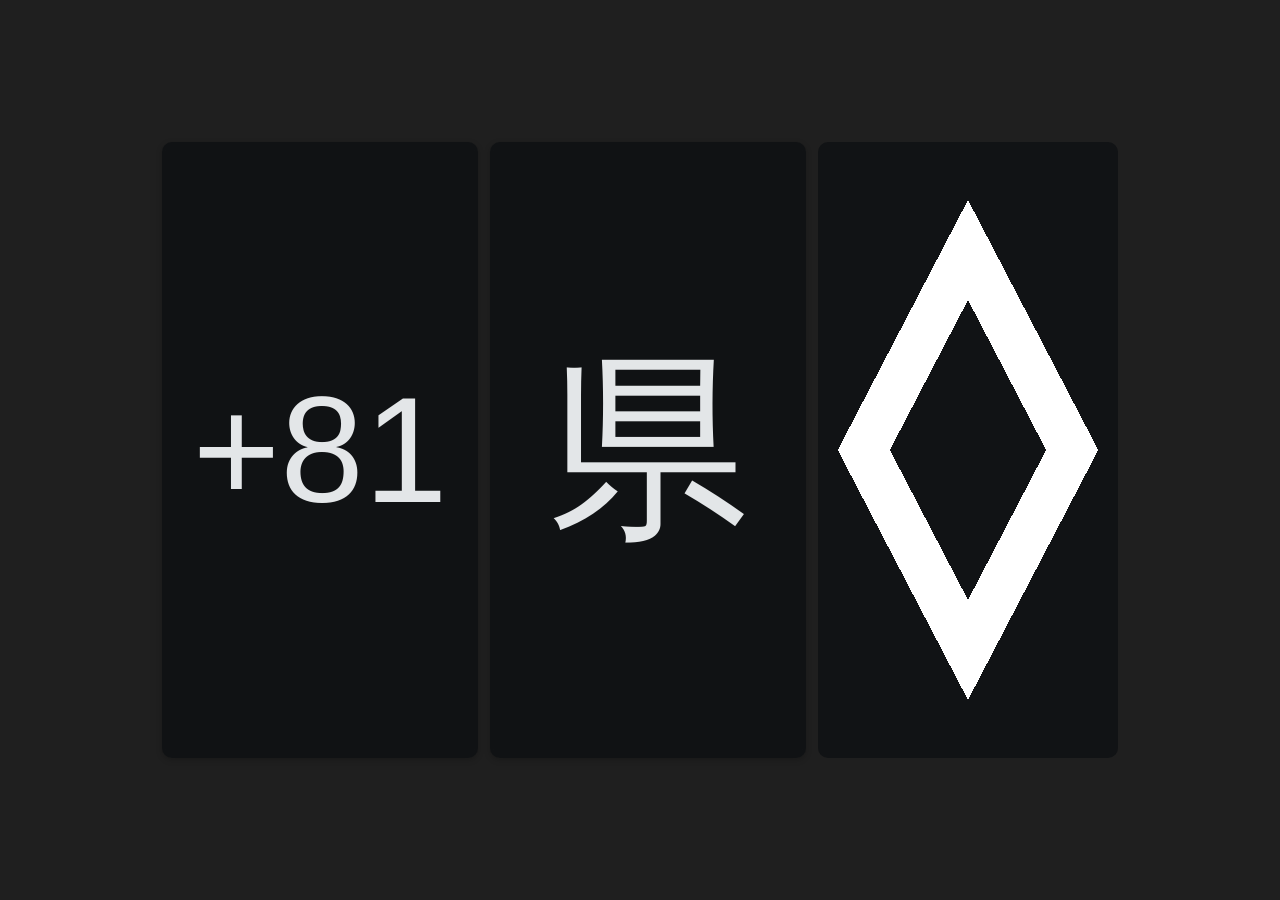
<file: index.html>
<!DOCTYPE html>
<html lang="en">
<head>
    <meta charset="UTF-8">
    <link rel="stylesheet" href="css/main.css">
    <title>Japan Meta</title>
    <link rel="icon" href="SVG/favicon.svg" type="image/svg+xml">
</head>
<body>

<div id="menu">
    <div class="button-container">
        <a id="phoneCodes" class="menu-btn background" href="phone-codes.html">+81</a>
        <a class="menu-btn background" href="prefectures.html">県</a>
        <a class="diamond-btn" href="diamonds.html">
            <svg viewBox="0 0 300 600" width="300" height="600" id="horizontal" class="layer">
                <path style="fill:#ffffff;cursor: pointer;" d="M 150,50 19.75,300 150,550 280.25,300 Z m 0,100 78.15039,150 L 150,450 71.849609,300 Z" />
            </svg>
        </a>
    </div>
</div>

<style>

body {
    background: var(--color-background);
}

#phoneCodes {
    font-size: 9.4rem;
}

.button-container {
    display: flex;
    flex-wrap: wrap;
    margin: auto;
    gap: 0.75rem;
    justify-content: center;
}

.menu-btn {
    display: block;
    width: 18.75rem;
    aspect-ratio: 1 / 2;

    border-radius: 0.625rem;

    font-size: 12.5rem;
    display: flex;
    align-items: center;
    justify-content: center;

    transition: background 0.15s ease;
}

.menu-btn:hover {
    background: var(--color-button-hover);
}

.diamond-btn {

    display: flex;
    align-items: center;
    justify-content: center;

    border: none;
    background: var(--color-container-diamonds);
    cursor: pointer;

    border-radius: 0.625rem;
    transition: background 0.15s ease;
}

.diamond-btn:hover {
    background: var(--color-button-hover-diamonds);
}

</style>

</body>
</html>
</file>
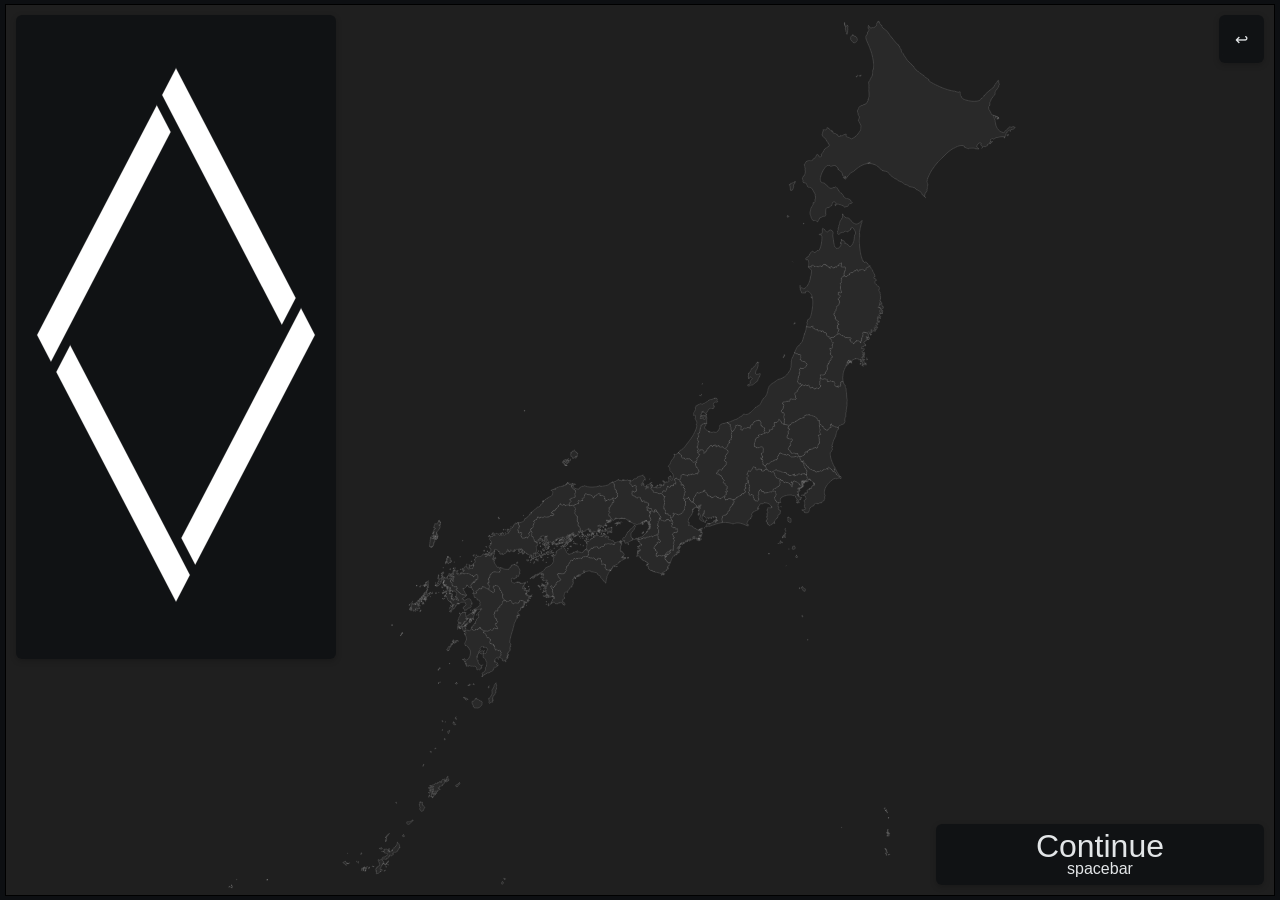
<file: diamonds.html>
<!DOCTYPE html>
<html>
<head> 
    <meta charset="UTF-8">
    <link rel="stylesheet" href="css/main.css">
    <link rel="stylesheet" href="css/Japan-Road-Diamonds.css">
    <title>Road Diamonds</title>
    <link rel="icon" href="SVG/favicon.svg" type="image/svg+xml">
</head>
<body>
<div id="mapContainer">

    <div class="container-top-left">
        <div id="svgContainer" class="background">
            <div id="layerContainer">
                <svg viewBox="0 0 300 600" id="background" class="shown">
                    <rect style="fill: var(--color-road-diamond-background);fill-opacity:1;stroke:none;" x="0" y="0" />
                </svg>
                <svg viewBox="0 0 300 600" class="diamondSvg">
                    <path class="diamond" id="horizontal" d="M 150 50 L 22 295 L 74 295 L 150 150 L 226 295 L 278 295 L 150 50 z M 22 305 L 150 550 L 278 305 L 225 305 L 150 450 L 75 305 L 22 305 z " />
                    <path class="diamond" id="horizontalalt" d="M 150,100 50,295 h 25 l 75,-145 75,145 h 25 z M 50,305 150,500 250,305 H 225 L 150,450 75,305 Z" />
                    <path class="diamond" id="genericthin" d="M 150 50 L 19.75 300 L 150 550 L 280.25 300 L 150 50 z M 150 100 L 254.19922 300 L 150 500 L 45.800781 300 L 150 100 z " />
                    <path class="diamond" id="outerrightsmall" d="m 150,175 -65.125,125 47.84961,91.84277 13.02539,-25 L 110.9248,300 118.53027,285.40332 150,225 163.02539,200 Z m 17.27441,33.15722 -13.02441,25 L 189.07519,300 184.63867,308.51562 160.44433,354.9541 150,375 136.97461,400 150,425 215.125,300 Z" />
                    <path class="diamond" id="kagawa" d="M 150 50 L 123.94922 100 L 150 150 L 210.9375 266.96094 L 228.15039 300 L 202.48828 349.25391 L 150 450 L 123.94922 500 L 150 550 L 280.25 300 L 150 50 z M 115.44922 116.31641 L 19.75 300 L 115.44922 483.68555 L 141.5 433.68555 L 71.849609 300 L 141.5 166.31641 L 115.44922 116.31641 z " />
                    <path class="diamond" id="shizuoka" d="M 150 50 L 136.97656 74.998047 L 150 100 L 202.89258 201.51953 L 254.19922 300 L 207.34766 389.92773 L 150 500 L 136.97461 525 L 150 550 L 280.25 300 L 150 50 z M 131.97656 84.595703 L 19.75 300 L 131.97461 515.4043 L 145 490.4043 L 45.800781 300 L 145 109.5957 L 131.97656 84.595703 z " />
                    <path class="diamond" id="aomori" d="M 150 50 L 54.298828 233.68555 L 80.349609 283.68555 L 150 150 L 174.31055 196.66016 L 228.15039 300 L 254.20117 349.99805 L 280.25 300 L 150 50 z M 45.798828 250 L 19.75 300 L 150 550 L 245.70117 366.31445 L 219.65039 316.31445 L 150 450 L 125.98828 403.91211 L 71.849609 300 L 45.798828 250 z " />
                    <path class="diamond" id="outerleft" d="M 150 50 L 123.94922 100.00195 L 150 150 L 217.72656 279.99414 L 228.15039 300 L 158.5 433.68359 L 184.55078 483.68359 L 280.25 300 L 150 50 z M 115.44922 116.31641 L 19.75 300 L 150 550 L 176.05078 500 L 150 450 L 94.023438 342.55859 L 71.849609 300 L 141.5 166.31641 L 115.44922 116.31641 z " />
                    <path class="diamond" id="outerright" d="M 150 50 L 19.75 300 L 115.44922 483.68555 L 141.5 433.68555 L 71.849609 300 L 87.060547 270.80664 L 150 150 L 176.05078 100 L 150 50 z M 184.54883 116.31445 L 158.5 166.31445 L 228.15039 300 L 219.27734 317.03125 L 170.88867 409.9082 L 150 450 L 123.94922 500 L 150 550 L 280.25 300 L 184.54883 116.31445 z " />
                    <path class="diamond" id="outerleftthin" d="M 150 50 L 136.99414 74.960938 L 220.51367 235.26758 L 220.47461 235.26758 L 254.19922 300 L 155 490.40234 L 168.02539 515.40234 L 280.25 300 L 150 50 z M 131.99414 84.558594 L 19.75 300 L 150 550 L 163.02539 525 L 150 500 L 87.921875 380.8457 L 45.800781 300 L 145.01953 109.55859 L 131.99414 84.558594 z " />
                    <path class="diamond" id="htypeleft" d="M 150 50 L 123.94922 100 L 150 150 L 228.15039 300 L 254.20117 350 L 280.25 300 L 150 50 z M 115.44922 116.31641 L 54.300781 233.68555 L 80.349609 283.68555 L 141.5 166.31641 L 115.44922 116.31641 z M 45.798828 250 L 19.75 300 L 150 550 L 176.05078 500 L 150 450 L 71.849609 300 L 45.798828 250 z M 219.65039 316.31445 L 158.5 433.68359 L 184.55078 483.68359 L 245.69922 366.31445 L 219.65039 316.31445 z " />
                    <path class="diamond" id="htypeleftthin" d="M 150 50 L 136.97461 75 L 150 100 L 254.19922 300 L 267.22461 325.00195 L 280.25 300 L 150 50 z M 131.97461 84.597656 L 37.775391 265.40234 L 50.800781 290.40234 L 145 109.59766 L 131.97461 84.597656 z M 32.775391 275 L 19.75 300 L 150 550 L 163.02539 525 L 150 500 L 45.800781 300 L 32.775391 275 z M 249.19922 309.59766 L 155 490.40234 L 168.02539 515.40234 L 262.22461 334.59766 L 249.19922 309.59766 z " />
                    <path class="diamond" id="shurikenrightsmall" d="m 150,175 -47.84961,91.84278 13.02441,24.99999 1.55079,-2.97656 L 150,225 163.02441,200 Z m 17.27539,33.15722 -13.02539,25 10.04297,19.27637 8.33886,16.00488 L 189.07519,300 202.10058,325 215.125,300 Z M 97.899414,275 84.875,300 l 47.84961,91.84277 13.02539,-25 L 134.69238,345.61914 110.9248,300 Z m 86.925776,33.15723 -5.86718,11.26171 -22.93067,44.0127 L 150,375 136.97461,400 150,425 197.85058,333.15723 Z" />
                    <path class="diamond" id="shurikenright" d="M 150 50 L 54.298828 233.68555 L 80.349609 283.68555 L 89.535156 266.05273 L 150 150 L 176.04883 100 L 150 50 z M 184.54883 116.31445 L 158.5 166.31445 L 203.17383 252.06055 L 207.39453 260.16016 L 228.15039 300 L 254.20117 350 L 280.25 300 L 184.54883 116.31445 z M 45.798828 250 L 19.75 300 L 115.44922 483.68555 L 141.5 433.68555 L 108.22852 369.82422 L 71.849609 300 L 45.798828 250 z M 219.65039 316.31445 L 199.61523 354.76953 L 199.00195 355.94727 L 150 450 L 123.94922 500 L 150 550 L 245.70117 366.31445 L 219.65039 316.31445 z " />
                    <path class="diamond" id="htyperight" d="M 150 50 L 19.75 300 L 45.798828 349.99805 L 71.849609 300 L 150 150 L 176.04883 100 L 150 50 z M 184.54883 116.31445 L 158.5 166.31445 L 219.65039 283.68555 L 245.70117 233.68555 L 184.54883 116.31445 z M 254.20117 250.00195 L 228.15039 300 L 195.69531 362.29297 L 150 450 L 123.94922 500 L 150 550 L 280.25 300 L 254.20117 250.00195 z M 80.349609 316.31445 L 54.298828 366.31445 L 115.44922 483.68555 L 141.5 433.68555 L 80.349609 316.31445 z " />
                    <path class="diamond" id="shurikenleftthin" d="M 150 50 L 136.97461 75 L 150 100 L 207.35938 210.0957 L 249.19922 290.4043 L 262.22461 265.40234 L 150 50 z M 131.97461 84.597656 L 19.75 300 L 32.775391 325 L 45.800781 300 L 111.42383 174.04297 L 145 109.59766 L 131.97461 84.597656 z M 267.22461 275 L 254.19922 300 L 183.05664 436.54883 L 155 490.40234 L 168.02539 515.40234 L 280.25 300 L 267.22461 275 z M 50.800781 309.59766 L 37.775391 334.59766 L 150 550 L 163.02539 524.99805 L 150 500 L 150 499.99805 L 93.023438 390.63672 L 50.800781 309.59766 z " />
                    <path class="diamond" id="shurikenleft" d="M 150 50 L 123.94922 100 L 150 150 L 219.65039 283.68359 L 245.70117 233.68555 L 150 50 z M 115.44922 116.31445 L 19.75 300 L 45.798828 349.99805 L 71.849609 300 L 82.085938 280.35352 L 125.19727 197.60742 L 141.5 166.31445 L 115.44922 116.31445 z M 254.20117 250 L 228.15039 300 L 226.94727 302.31055 L 181.81445 388.93555 L 158.5 433.68359 L 184.55078 483.68359 L 280.25 300 L 254.20117 250 z M 80.349609 316.31445 L 54.298828 366.31445 L 150 550 L 176.05078 500 L 150 450 L 94.802734 344.05469 L 80.349609 316.31445 z " />
                </svg>
            </div>
        </div>

        <div id="selectedInfo" class="questionInfo background">
            <div id="selectedList"></div>
        </div>
        <div id="selectedItem" class="questionInfo background"></div>
    </div>

    <div id="map"></div>
    <div id="legendBox" class="background">
        <div class="legendItem">
            <span class="colorBox correct"></span>
            <span>Correct</span>
        </div>

        <div class="legendItem">
            <span class="colorBox wrong"></span>
            <span>Wrong</span>
        </div>

        <div class="legendItem">
            <span class="colorBox missing"></span>
            <span>Missing</span>
        </div>
    </div>
    <button id="continueButton" class="background" onclick="buttonPress()">
        Continue
        <div id="continueButtonNotice">
            spacebar
        </div>
    </button>
    <div class="container-top-right buttonContainer">
        <a class="defaultButton" href="index.html">↩</a>
    </div>
</div>

<script src="js/Japan-Road-Diamonds.js"></script>

</body>
</html>
</file>
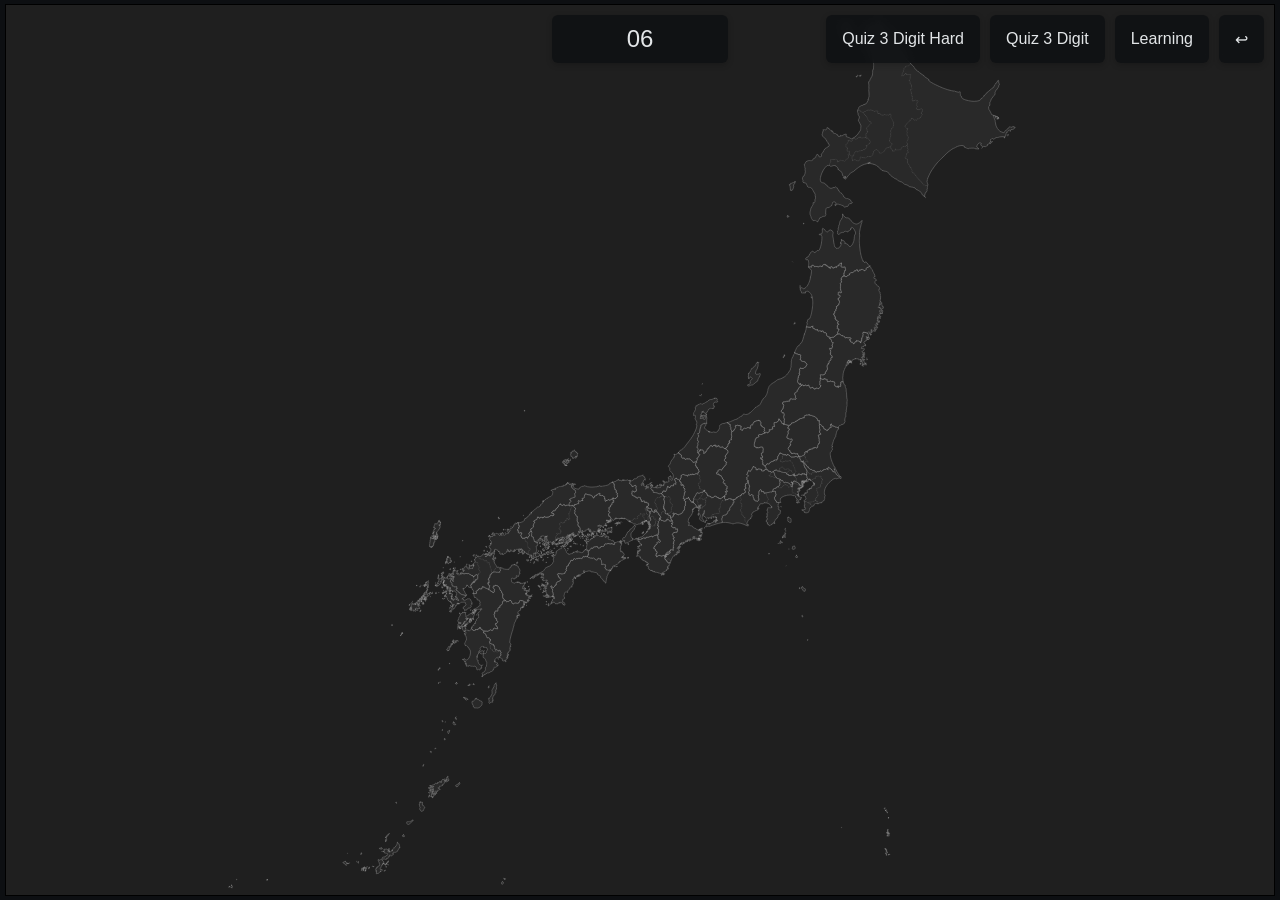
<file: phone-codes-quiz-easy.html>
<!DOCTYPE html>
<html>
<head> 
    <meta charset="UTF-8">
    <link rel="stylesheet" href="css/main.css">
    <link rel="stylesheet" href="css/Japan-Phone-Codes-Quiz-Easy.css">
    <title>Phone Codes Quiz 2 Digit</title>
    <link rel="icon" href="SVG/favicon.svg" type="image/svg+xml">
</head>
<body>
<div id="mapContainer">
    <div id="map"></div>
    
    <div id=questionText class="background position-top-middle content-center"></div>

    <div id="legendBox" class="background">
        <div class="legendItem">
            <span class="colorBox correct"></span>
            <span>Correct</span>
        </div>

        <div class="legendItem">
            <span class="colorBox wrong"></span>
            <span>Wrong</span>
        </div>
    </div>
    <button id="continueButton" class="background hidden" onclick="buttonContinue()">
        Continue
        <div id="continueButtonNotice">
            spacebar
        </div>
    </button>
    <div class="container-top-right buttonContainer">
        <a class="defaultButton" href="phone-codes-quiz-hard.html">Quiz 3 Digit Hard</a>
        <a class="defaultButton" href="phone-codes-quiz-normal.html">Quiz 3 Digit</a>
        <a class="defaultButton" href="phone-codes.html">Learning</a>
        <a class="defaultButton" href="index.html">↩</a>
    </div>
</div>

<script src="js/Japan-Phone-Codes-Quiz-Easy.js"></script>

</body>
</html>
</file>
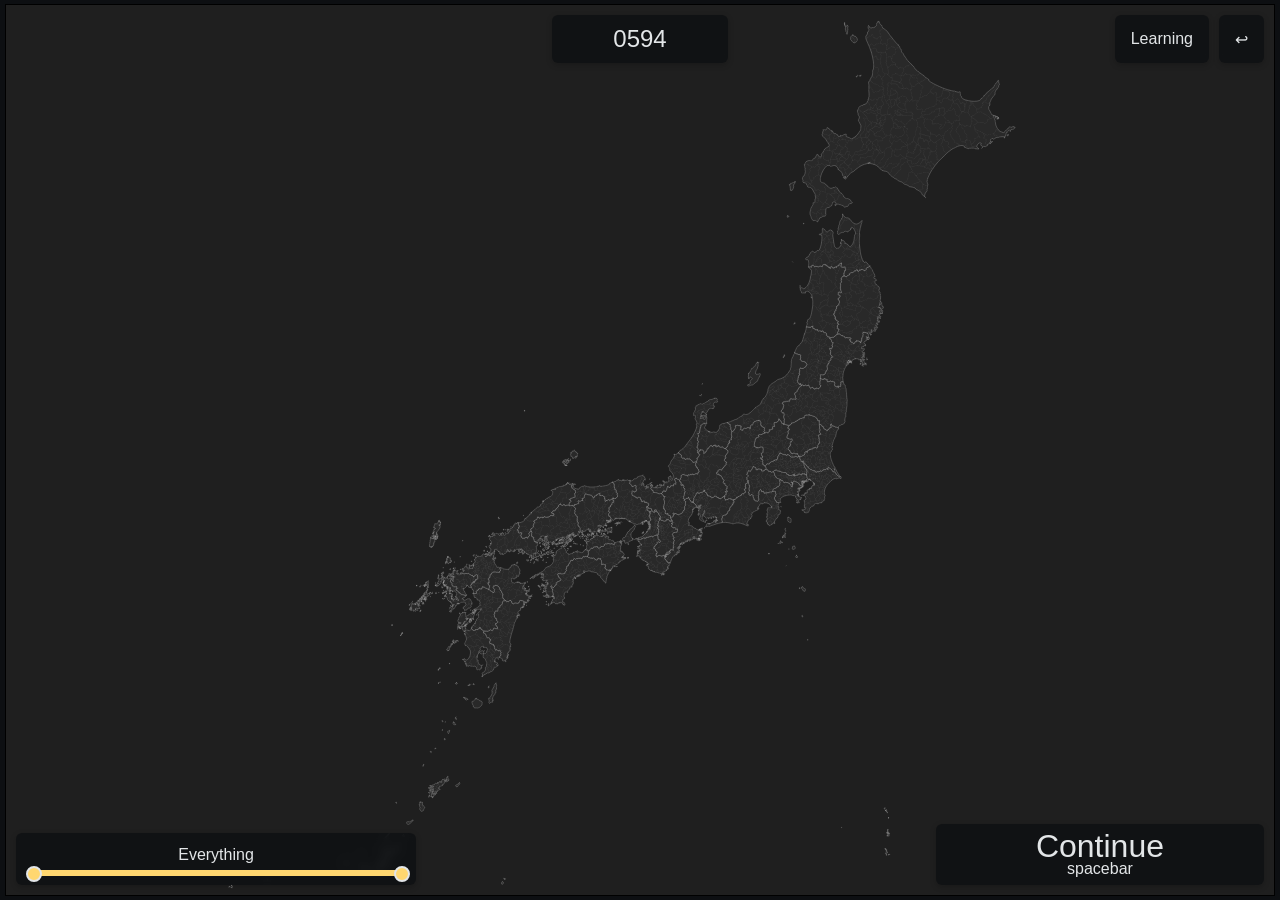
<file: phone-codes-quiz-hard.html>
<!DOCTYPE html>
<html>
<head> 
    <meta charset="UTF-8">
    <link rel="stylesheet" href="css/main.css">
    <link rel="stylesheet" href="css/Japan-Phone-Codes-Quiz-Hard.css">
    <title>Phone Code Quiz Hard</title>
    <link rel="icon" href="SVG/favicon.svg" type="image/svg+xml">
</head>
<body>
<div id="mapContainer">
    <div class="container-top-left">
        <div id="selectedInfo" class="questionInfo background">
            <div id="selectedList"></div>
        </div>
        <div id="selectedItem" class="questionInfo background"></div>
    </div>
    <div id="map"></div>
    <div id=questionText class="background position-top-middle content-center"></div>
    <div>
        <div id="legendBox" class="background">
            <div class="legendItem">
                <span class="colorBox correct"></span>
                <span>Correct Answer</span>
            </div>

            <div class="legendItem">
                <span class="colorBox wrong"></span>
                <span>Wrong Answer</span>
            </div>

            <div class="legendItem">
                <span class="colorBox missing"></span>
                <span>Missing Answer</span>
            </div>
        </div>
        <div id="sliderWrapper" class="background">
            <p id="rangeText"></p>
            <div class="sliderContainer">
                <div class="sliderRange"></div>
                <input type="range" id="slider1" min="0" max="59" value="0">
                <input type="range" id="slider2" min="0" max="59" value="59">
            </div>
        </div>
    </div>
    <div id="backButtonContainer" class="container-top-right">
        <a class="background jsonButton" href="phone-codes.html">Learning</a>
        <a class="background jsonButton" href="index.html">↩</a>
    </div>
    <button id="continueButton" class="background" onclick="buttonPress()">
        Continue
        <div id="continueButtonNotice">
            spacebar
        </div>
    </button>
</div>

<script src="js/Japan-Phone-Codes-Quiz-Hard.js"></script>

</body>
</html>
</file>
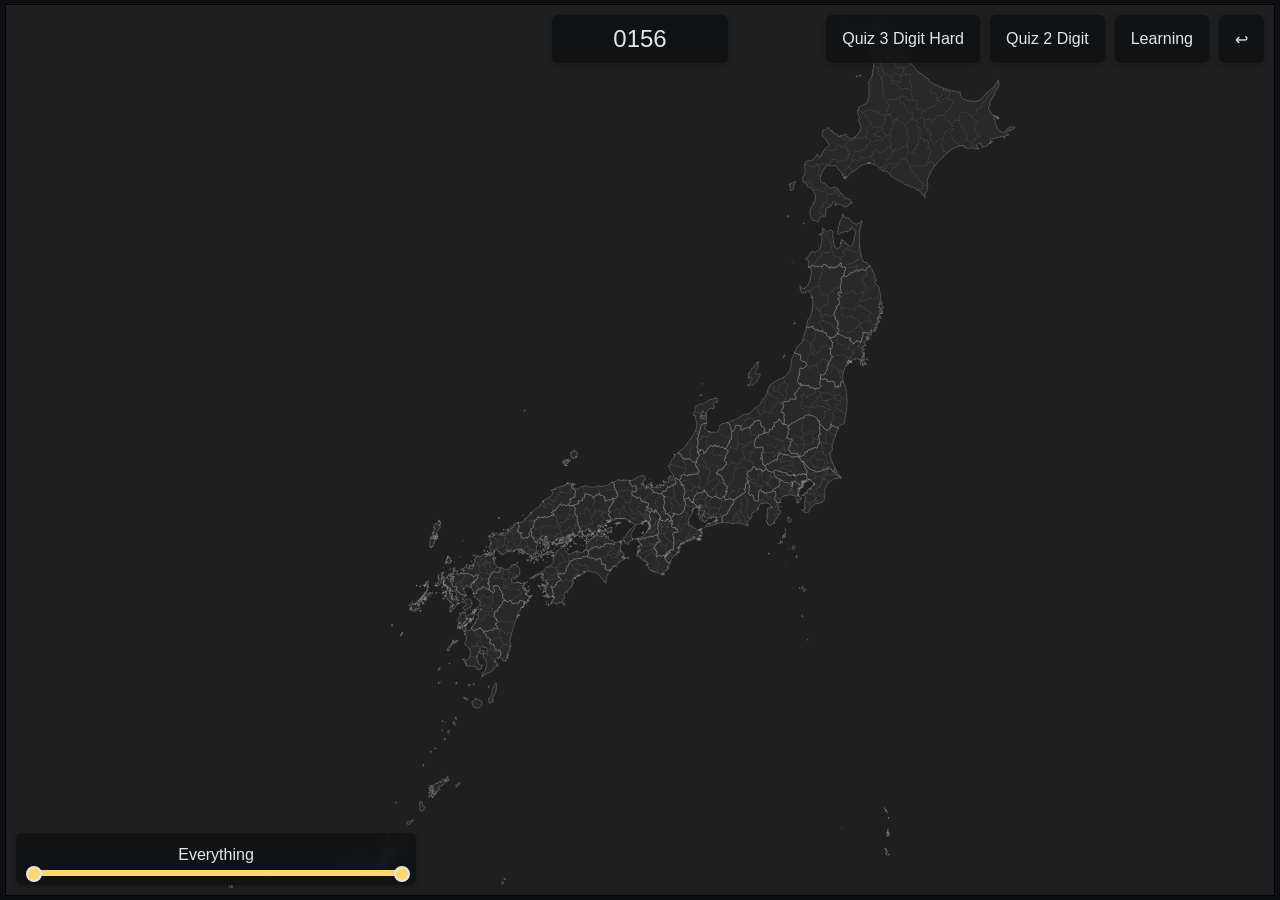
<file: phone-codes-quiz-normal.html>
<!DOCTYPE html>
<html>
<head> 
    <meta charset="UTF-8">
    <link rel="stylesheet" href="css/main.css">
    <link rel="stylesheet" href="css/Japan-Phone-Codes-Quiz-Normal.css">
    <title>Phone Codes Quiz 3 Digit</title>
    <link rel="icon" href="SVG/favicon.svg" type="image/svg+xml">
</head>
<body>
<div id="mapContainer">
    <div id="map"></div>
    
    <div id=questionText class="background position-top-middle content-center"></div>

    <div>
        <div id="legendBox" class="background">
            <div class="legendItem">
                <span class="colorBox correct"></span>
                <span>Correct Answer</span>
            </div>

            <div class="legendItem">
                <span class="colorBox wrong"></span>
                <span>Wrong Answer</span>
            </div>

            <div class="legendItem">
                <span class="colorBox missing"></span>
                <span>Missing Answer</span>
            </div>
        </div>
        <div id="sliderWrapper" class="background">
            <p id="rangeText"></p>
            <div class="sliderContainer">
                <div class="sliderRange"></div>
                <input type="range" id="slider1" min="0" max="59" value="0">
                <input type="range" id="slider2" min="0" max="59" value="59">
            </div>
        </div>
    </div>
    <button id="continueButton" class="background hidden" onclick="buttonContinue()">
        Continue
        <div id="continueButtonNotice">
            spacebar
        </div>
    </button>
    <div class="container-top-right buttonContainer">
        <a class="defaultButton" href="phone-codes-quiz-hard.html">Quiz 3 Digit Hard</a>
        <a class="defaultButton" href="phone-codes-quiz-easy.html">Quiz 2 Digit</a>
        <a class="defaultButton" href="phone-codes.html">Learning</a>
        <a class="defaultButton" href="index.html">↩</a>
    </div>
</div>

<script src="js/Japan-Phone-Codes-Quiz-Normal.js"></script>

</body>
</html>
</file>
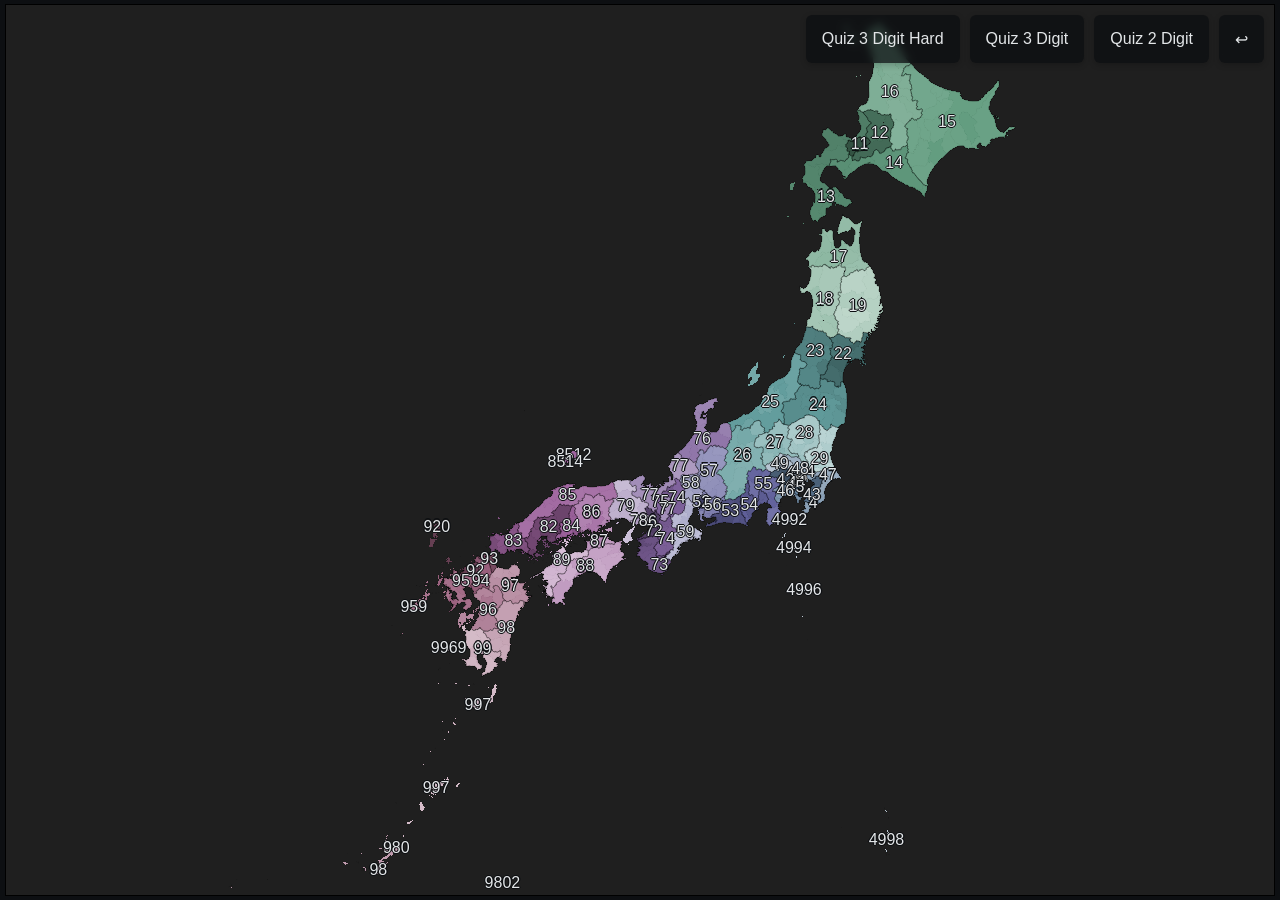
<file: phone-codes.html>
<!DOCTYPE html>
<html>
<head> 
    <meta charset="UTF-8">
    <link rel="stylesheet" href="css/main.css">
    <link rel="stylesheet" href="css/Japan-Phone-Codes.css">
    <title>Phone Codes</title>
    <link rel="icon" href="SVG/favicon.svg" type="image/svg+xml">
</head>
<body>
<div id="mapContainer">
    
    <div id="map"></div>
    <div id="labelLayer">
        <div id="labelsNormal"></div>
        <div id="labelsSmall"></div>
    </div>

    <div id="infoBox" class="background container-top-left hidden">
        <div id="Romaji"></div>
        <div id="Kanji"></div>
        <div id="PhoneCode"></div>
    </div>

    <div class="container-top-right buttonContainer">
        <a class="defaultButton" href="phone-codes-quiz-hard.html">Quiz 3 Digit Hard</a>
        <a class="defaultButton" href="phone-codes-quiz-normal.html">Quiz 3 Digit</a>
        <a class="defaultButton" href="phone-codes-quiz-easy.html">Quiz 2 Digit</a>
        <a class="defaultButton" href="index.html">↩</a>
    </div>
</div>

<script src="js/Japan-Phone-Codes.js"></script>

</body>
</html>
</file>
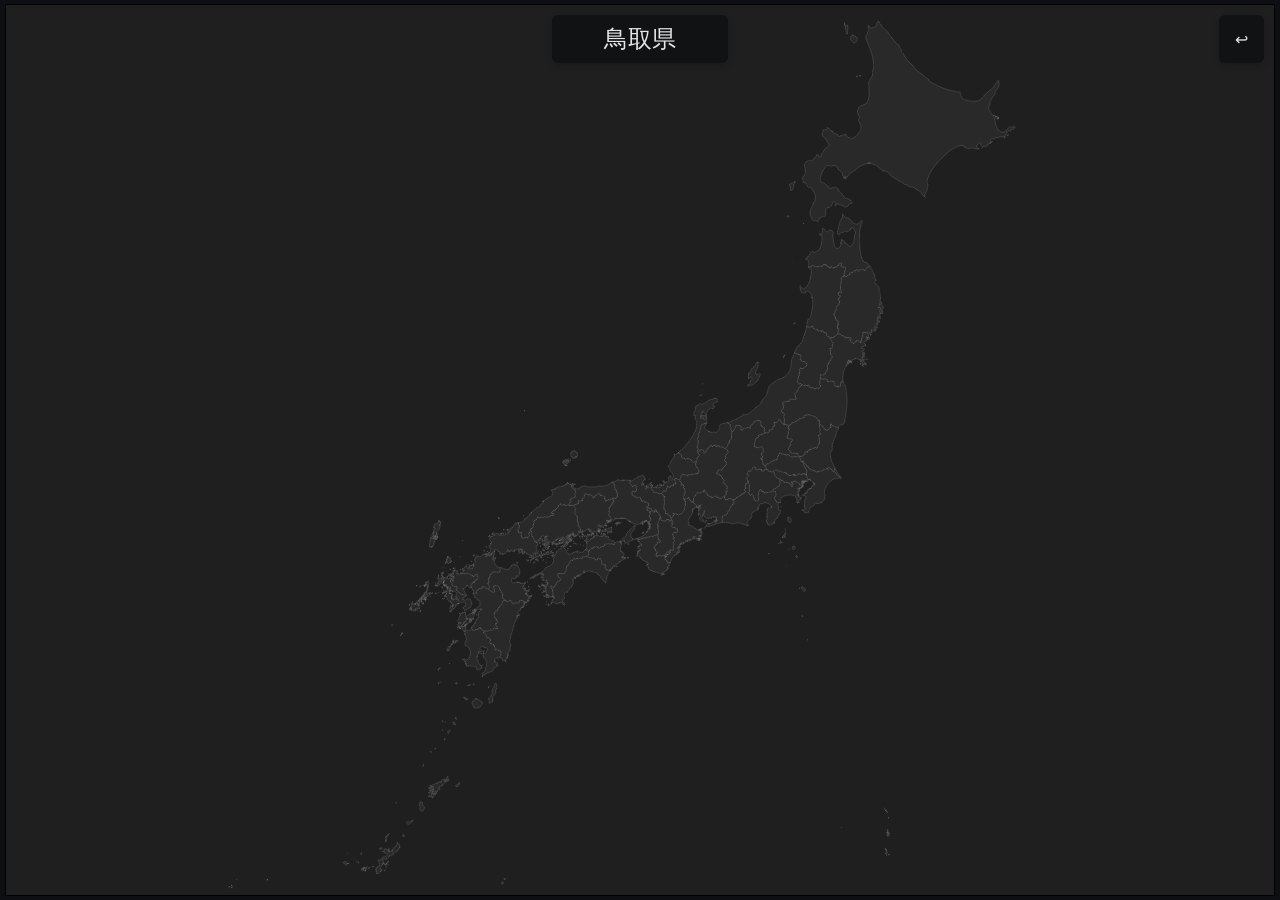
<file: prefectures.html>
<!DOCTYPE html>
<html>
<head> 
    <meta charset="UTF-8">
    <link rel="stylesheet" href="css/main.css">
    <link rel="stylesheet" href="css/Japan-Prefectures.css">
    <title>Pefectures</title>
    <link rel="icon" href="SVG/favicon.svg" type="image/svg+xml">
</head>
<body>
<div id="mapContainer">
    <div id="map"></div>

    <div id="questionText" class="background position-top-middle content-center"></div>
    <div id="legendBox" class="background">
        <div class="legendItem">
            <span class="colorBox correct"></span>
            <span>Correct</span>
        </div>

        <div class="legendItem">
            <span class="colorBox wrong"></span>
            <span>Wrong</span>
        </div>
    </div>
    <button id="continueButton" class="background hidden" onclick="buttonContinue()">
        Continue
        <div id="continueButtonNotice">
            spacebar
        </div>
    </button>
    <div class="container-top-right buttonContainer">
        <a class="defaultButton" href="index.html">↩</a>
    </div>
</div>

<script src="js/Japan-Prefectures.js"></script>

</body>
</html>
</file>
<file: css/main.css>
:root {
    --color-background: #1f1f1f;
    --color-surrounding: hsl(210deg 15% 6%);
    --color-containers: hsl(210deg 15% 6% / 0.75);
    --color-container-diamonds: hsl(210deg 15% 6% / 0.75);
    --color-border: #000;
    --color-button-hover: hsl(210deg 30% 18%);
    --color-button-hover-diamonds: hsl(210deg 30% 18%);
    --color-text: hsl(210deg 10% 90%);
    --color-answer-correct: hsl(160deg 100% 30%);
    --color-answer-wrong: hsl(340deg 95% 50%);
    --color-answer-missing: hsl(240deg 95% 62%);
    --color-selected: hsl(43deg 100% 72%);
    --color-selected-hover: hsl(43deg 100% 72% / 0.75);
    --color-path-fill: #292929;
    --color-path-stroke: #878787;
    --color-path-hover: #474747;
    --color-button-selected: hsl(210deg 15% 6%);
    --color-button-selected-shadow: rgba(0,0,0,0.25);
    --color-path-inert-stroke: #a5a5a5;
    --color-road-diamond-background: hsl(210deg 15% 6% / 0);
    --color-answer-correct-hover: hsl(160deg 100% 30% / 0.75);
    --color-answer-wrong-hover: hsl(340deg 95% 50% / 0.75);
    --color-answer-missing-hover: hsl(240deg 95% 62% / 0.75);
}

html, body {
    margin: 0;
    height: 100%;
    font-family: sans-serif;
}

body {
    display: flex;
    justify-content: center;
    align-items: center;
    padding: 5px;
    background: var(--color-surrounding);
    box-sizing: border-box;
}

path { 
    transition: fill 0.3s ease;
    cursor: crosshair;
    shape-rendering: optimizeSpeed;
}

#mapContainer {
    height: 100%;
    width: 100%;
    flex: 1;
    background: var(--color-background);
    border: 1px solid var(--color-border);
    min-height: 0;
    position: relative;
    overflow: hidden;
}

#map {
    width: 100%;
    height: 100%;
    display: block;
    cursor: grab;
}

.buttonContainer {
    display: flex;
    flex-wrap: wrap;
    margin: auto;
    gap: 0.625rem;
    justify-content: center;
}

.defaultButton {
    padding-left: 1rem;
    padding-right: 1rem;
    padding-top: 0.5rem;
    padding-bottom: 0.5rem;

    display: flex;
    align-items: center;
    justify-content: center;

    height: 2rem;
    font-size: 1rem;
    color: var(--color-text);
    text-decoration: none;
    cursor: pointer;

    border-radius: 0.375rem;
    border: 0;
    background: var(--color-containers);
    backdrop-filter: blur(0.25rem);
    box-shadow: 0 0.125rem 0.375rem rgba(0,0,0,0.2);
}

.defaultButton:hover {
    background: var(--color-button-hover);
}

#continueButton {
    line-height: 0.9;
    margin-top: auto;
    text-align: center;
    font-size: 2rem;
    cursor: pointer;

    position: absolute;
    bottom: 0.625rem;
    right: 0.625rem;

    padding-left: 6.25rem;
    padding-right: 6.25rem;
}

#continueButtonNotice {
    font-size: 1rem;
    line-height: 1;
    margin: 0;
}

#continueButton:hover {
    background: var(--color-button-hover);
}

.container-top-left {
    position: absolute;
    container-type: inline-size;
    top: 0.625rem;
    left: 0.625rem;
    display: flex;
    flex-direction: column;
    gap: 0.5rem;
    pointer-events: none;
    text-align: center;
    max-width: 30%;
    width: 20rem;
    min-width: 12rem;
}

#legendBox {
    opacity: 0;
    transform: translateY(-0.375rem);
    transition: opacity 0.25s ease, transform 0.25s ease;
    pointer-events: none;
    
    position: absolute;
    bottom: 0.625rem;
    left: 0.625rem;

    display: flex;
    flex-direction: column;
}

.legendItem {
    display: flex;
    align-items: center;
    gap: 0.5rem;
    font-size: 1.25rem;
}

.colorBox {
    width: 1.25rem;
    height: 1.25rem;
    border-radius: 0.125rem;
}

.colorBox.correct { background: var(--color-answer-correct); }

.colorBox.wrong { background: var(--color-answer-wrong); }

.colorBox.missing { background: var(--color-answer-missing); }

.background {
    padding: 0.5rem;
    border-radius: 0.375rem;
    border: 0;

    background: var(--color-containers);
    backdrop-filter: blur(0.25rem);
    box-shadow: 0 0.125rem 0.375rem rgba(0,0,0,0.2);

    color: var(--color-text);
    text-decoration: none;
}

.hidden {
    opacity: 0;
    transform: translateY(-0.375rem);
    transition: opacity 0.25s ease, transform 0.25s ease;
    pointer-events: none;
}

.show {
    opacity: 1 !important;
    transform: translateY(0) !important;
    pointer-events: auto !important;
}

.selected {
    fill: var(--color-selected) !important;
}

path.guessing:hover {
    fill: var(--color-path-hover) !important;
    transition: none !important;
}

path.selected:hover {
    fill: var(--color-selected-hover) !important;
    transition: none !important;
}

.correct {
    fill: var(--color-answer-correct);
}

.wrong {
    fill: var(--color-answer-wrong);
}

.missing {
    fill: var(--color-answer-missing);
}

.correct:hover {
    fill: var(--color-answer-correct-hover) !important;
}

.wrong:hover {
    fill: var(--color-answer-wrong-hover) !important;
}

.missing:hover {
    fill: var(--color-answer-missing-hover) !important;
}

.correctRow {
    color: var(--color-answer-correct);
}

.wrongRow {
    color: var(--color-answer-wrong);
}

.missingRow {
    color: var(--color-answer-missing);
}

.container-top-right {
    position: absolute;
    top: 0.625rem;
    right: 0.625rem;
}

.position-top-middle {
    position: absolute;
    top: 0.625rem;
    left: 50%;
    transform: translate(-50%, 0);

    min-width: 10rem;
    height: 2rem;
    font-size: 1.5rem;
}

.content-center {
    display: flex;
    align-items: center;
    justify-content: center;
}
</file>
<file: css/Japan-Road-Diamonds.css>
path {
    stroke: var(--color-path-stroke);
    fill: var(--color-path-fill);
    stroke-width: 0.2;
    stroke-linecap: square;
    stroke-linejoin: bevel;
}

path:hover {
    fill: var(--color-path-hover) !important;
    transition: none !important;
}

#svgContainer {
    width: 100%;
    padding: 0;
}

#layerContainer {
    position: relative;
    width: 100%;
    aspect-ratio: 1 / 2;
}

.questionInfo {
    font-size: calc(1.25rem * 100cqw / 20rem);
    display: flex;
    flex-direction: column;
    gap: 0.25rem;
    align-items: center;
    opacity: 0;
}

.diamond {
    width: 100%;
    shape-rendering: auto;
    fill: white;
    opacity: 0;
    transition: opacity 0.5s ease;
}

.shown {
    position: absolute;
    width: 100%;
    height: 100%;
    object-fit: contain;
    display: block;
    opacity: 1;
    transition: opacity 0.5s ease;
}

.answerRow {
    display: grid;
    grid-template-columns: 1fr auto 1fr;
    gap: .5rem;
    align-items: center;
}

.answerRow span:nth-child(1) {
    text-align: right;
}

.answerRow span:nth-child(2) {
    text-align: center;
}

.answerRow span:nth-child(3) {
    text-align: left;
}
</file>
<file: css/Japan-Phone-Codes-Quiz-Easy.css>
.prefecturePath {
    stroke: var(--color-path-inert-stroke);
    fill: none;
    stroke-width: 0.2;
    stroke-linecap: square;
    stroke-linejoin: bevel;
    pointer-events: none;
}

path {
    stroke: var(--color-path-stroke);
    fill: var(--color-path-fill);
    stroke-width: 0.1;
    stroke-linecap: square;
    stroke-linejoin: bevel;
}
</file>
<file: css/Japan-Phone-Codes-Quiz-Hard.css>
.prefecturePath {
    stroke: var(--color-path-inert-stroke);
    fill: none;
    stroke-width: 0.2;
    stroke-linecap: square;
    stroke-linejoin: bevel;
    pointer-events: none;
}

path {
    stroke: var(--color-path-stroke);
    fill: transparent;
    stroke-width: 0.05;
}

.colorPath {
    fill: var(--color-path-fill);
    pointer-events: none;
}

path:hover {
    fill: var(--color-path-hover) !important;
    transition: none !important;
}

.jsonButton {
    padding-left: 1rem;
    padding-right: 1rem;
    display: flex;
    align-items: center;
    justify-content: center;
    height: 2rem;
    font-style: 1.25rem;
    color: var(--color-text);
    text-decoration: none;
    cursor: pointer;
}

.jsonButton:hover {
    background: var(--color-button-hover);
}

#backButtonContainer {
    display: flex;
    flex-wrap: wrap;
    margin: auto;
    gap: 0.625rem;
    justify-content: center;
}

#buttonContainer {
    position: absolute;
    max-width: 33vw;
    bottom: 0.625rem;
    left: 50%;
    display: grid;
    grid-template-columns: repeat(10, 1fr);
    gap: 0.375rem;
    font-size: 1rem;
    text-align: center;
    transform: translate(-50%, 0);
}

#question {
    display: flex;
    flex-direction: column;

    width: 5rem;
    font-size: 1.5rem;
}

.selectedGroup {
    background: var(--color-button-selected) !important;
    backdrop-filter: blur(0.15rem);
    box-shadow: inset 0 0.125rem 0.25rem var(--color-button-selected-shadow);
    transform: translateY(0.125rem);
    pointer-events: none;
}

#sliderWrapper {
    position: absolute;
    bottom: 0.625rem;
    left: 0.625rem;

    width: 24rem;

    display: flex;
    flex-direction: column;
    gap: 0;
    align-items: center;
}

.sliderContainer {
    position: relative;
    width: 100%;
    height: 0.5rem;
}

.sliderRange {
    margin-left: 0.5rem;
    position: absolute;
    top: 50%;
    transform: translateY(-50%);

    height: 0.375rem;
    border-radius: 999px;
}

.sliderRange {
    width: 100% - 0.5rem;
    background: var(--color-selected);
}

.sliderContainer input[type=range] {
    position: absolute;
    top: 0;
    left: 0;

    width: 100%;
    height: 100%;

    background: none;
    pointer-events: none;

    appearance: none;
    -webkit-appearance: none;
}

.sliderContainer input[type="range"]:focus {
    outline: none;
}

.sliderContainer input[type="range"]::-webkit-slider-runnable-track {
    background: transparent;
}

.sliderContainer input[type="range"]::-moz-range-track {
    background: transparent;
}

.sliderContainer input[type="range"]::-webkit-slider-thumb {
    -webkit-appearance: none;
    appearance: none;

    width: 1rem;
    height: 1rem;
    border-radius: 50%;

    margin-top: -2px;

    background: var(--color-selected);
    border: 2px solid var(--color-text);

    cursor: grab;
    pointer-events: auto;
}

.sliderContainer input[type="range"]::-webkit-slider-thumb:hover {
    background: var(--color-selected-hover);
}

.sliderContainer input[type="range"]::-moz-range-thumb {
    width: 1.1rem;
    height: 1.1rem;

    border-radius: 50%;
    border: 2px solid var(--color-text);

    background: var(--color-selected);

    cursor: pointer;
    pointer-events: auto;
}

#rangeText {
    margin: 0.3rem;
}

#legendBox {
    bottom: 4.25rem;
}

.answerRow {
    display: grid;
    grid-template-columns: 1fr auto 1fr;
    gap: .5rem;
    align-items: center;
}

.answerRow span:nth-child(1) {
    text-align: right;
}

.answerRow span:nth-child(2) {
    text-align: center;
}

.answerRow span:nth-child(3) {
    text-align: left;
}

.questionInfo {
    display: flex;
    flex-direction: column;
    gap: 0.25rem;
    align-items: center;
    opacity: 0;
}
</file>
<file: css/Japan-Phone-Codes-Quiz-Normal.css>
.prefecturePath {
    stroke: var(--color-path-inert-stroke);
    fill: none;
    stroke-width: 0.2;
    stroke-linecap: square;
    stroke-linejoin: bevel;
    pointer-events: none;
}

path {
    stroke: var(--color-path-stroke);
    fill: var(--color-path-fill);
    stroke-width: 0.1;
    stroke-linecap: square;
    stroke-linejoin: bevel;
}

#sliderWrapper {
    position: absolute;
    bottom: 0.625rem;
    left: 0.625rem;

    width: 24rem;

    display: flex;
    flex-direction: column;
    gap: 0;
    align-items: center;
}

.sliderContainer {
    position: relative;
    width: 100%;
    height: 0.5rem;
}

.sliderRange {
    margin-left: 0.5rem;
    position: absolute;
    top: 50%;
    transform: translateY(-50%);

    height: 0.375rem;
    border-radius: 999px;
}

.sliderRange {
    width: 100% - 0.5rem;
    background: var(--color-selected);
}

.sliderContainer input[type=range] {
    position: absolute;
    top: 0;
    left: 0;

    width: 100%;
    height: 100%;

    background: none;
    pointer-events: none;

    appearance: none;
    -webkit-appearance: none;
}

.sliderContainer input[type="range"]:focus {
    outline: none;
}

.sliderContainer input[type="range"]::-webkit-slider-runnable-track {
    background: transparent;
}

.sliderContainer input[type="range"]::-moz-range-track {
    background: transparent;
}

.sliderContainer input[type="range"]::-webkit-slider-thumb {
    -webkit-appearance: none;
    appearance: none;

    width: 1rem;
    height: 1rem;
    border-radius: 50%;

    margin-top: -2px;

    background: var(--color-selected);
    border: 2px solid var(--color-text);

    cursor: grab;
    pointer-events: auto;
}

.sliderContainer input[type="range"]::-webkit-slider-thumb:hover {
    background: var(--color-selected-hover);
}

.sliderContainer input[type="range"]::-moz-range-thumb {
    width: 1.1rem;
    height: 1.1rem;

    border-radius: 50%;
    border: 2px solid var(--color-text);

    background: var(--color-selected);

    cursor: pointer;
    pointer-events: auto;
}

#rangeText {
    margin: 0.3rem;
}

#legendBox {
    bottom: 4.25rem;
}
</file>
<file: css/Japan-Phone-Codes.css>
path:hover {
    fill: var(--color-path-hover) !important;
    transition: none !important;
}

.selected {
    stroke-width: 0.1 !important;
    stroke-opacity: 1 !important;
    stroke: var(--color-border);
}

.interactivePath {
    stroke: var(--color-border) !important;
    fill: transparent;
    stroke-width: 0.025;
    transition: stroke-opacity 0.25s ease;
}

.interactivePath.showLess {
    stroke-opacity: 0.2;
    stroke: var(--color-path-inert-stroke);
}

.interactivePath.hideBorder {
    stroke-opacity: 0;
}

.borderPath {
    stroke: var(--color-border);
    stroke-width: 0.2;
    pointer-events: none;
    fill: none;
}

.borderPath.hideBorder {
    stroke-width: 0.12;
}

.colorPath {
    stroke: var(--color-border) !important;
    stroke-width: 0.1;
    transition: stroke-opacity 0.25s ease;
    pointer-events: none;
}

.colorPath.hideBorder {
    stroke-opacity: 0.2;
    stroke: var(--color-path-inert-stroke);
}

#Romaji {
    font-size: 1.75rem;
    pointer-events: none;
}

#Kanji {
    min-width: 5em;
    text-align: center;
    font-size: 4.5rem;
    white-space: nowrap;
    line-height: 1;
    pointer-events: none;
}

#PhoneCode {
    font-size: 1.5rem;
    pointer-events: none;
}

#labelLayer {
    position: absolute;
    inset: 0;
    top: 0;
    left: 0;
    width: 100%;
    height: 100%;
    pointer-events: none;
    user-select: none;
}

#labelsNormal,
#labelsSmall {
    position: absolute;
    inset: 0;
}

.label {
    position: absolute;
    transform: translate(-50%, -50%);
    font-size: 1rem;
    color: var(--color-text);
    text-shadow:
        0.07em 0 var(--color-surrounding),
        0 0.07em var(--color-surrounding),
        -0.07em 0 var(--color-surrounding),
        0 -0.07em var(--color-surrounding);
    white-space: nowrap;
}

.label.small {
    font-size: 0.75rem;
}

.hideLabel {
    opacity: 0 !important;
}
</file>
<file: css/Japan-Prefectures.css>
path {
    stroke: var(--color-path-stroke);
    fill: var(--color-path-fill);
    stroke-width: 0.2;
}
</file>
